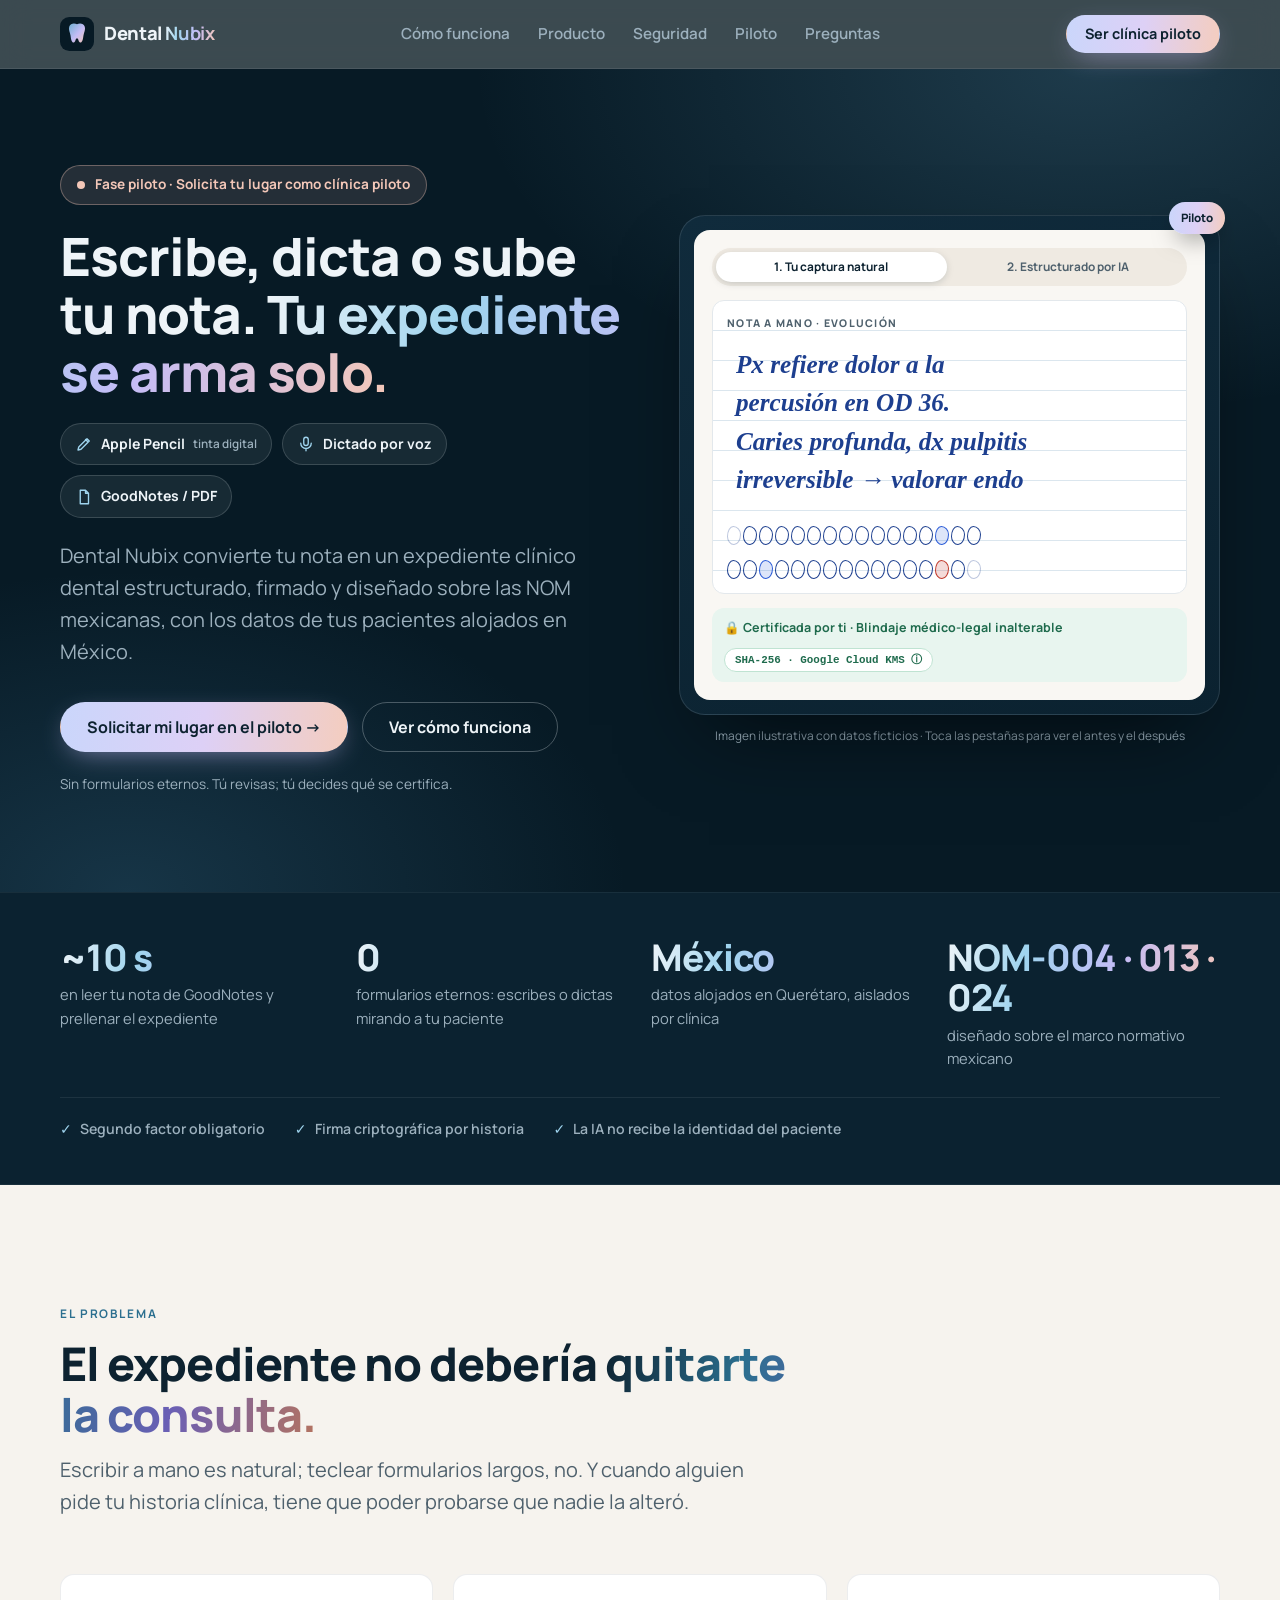
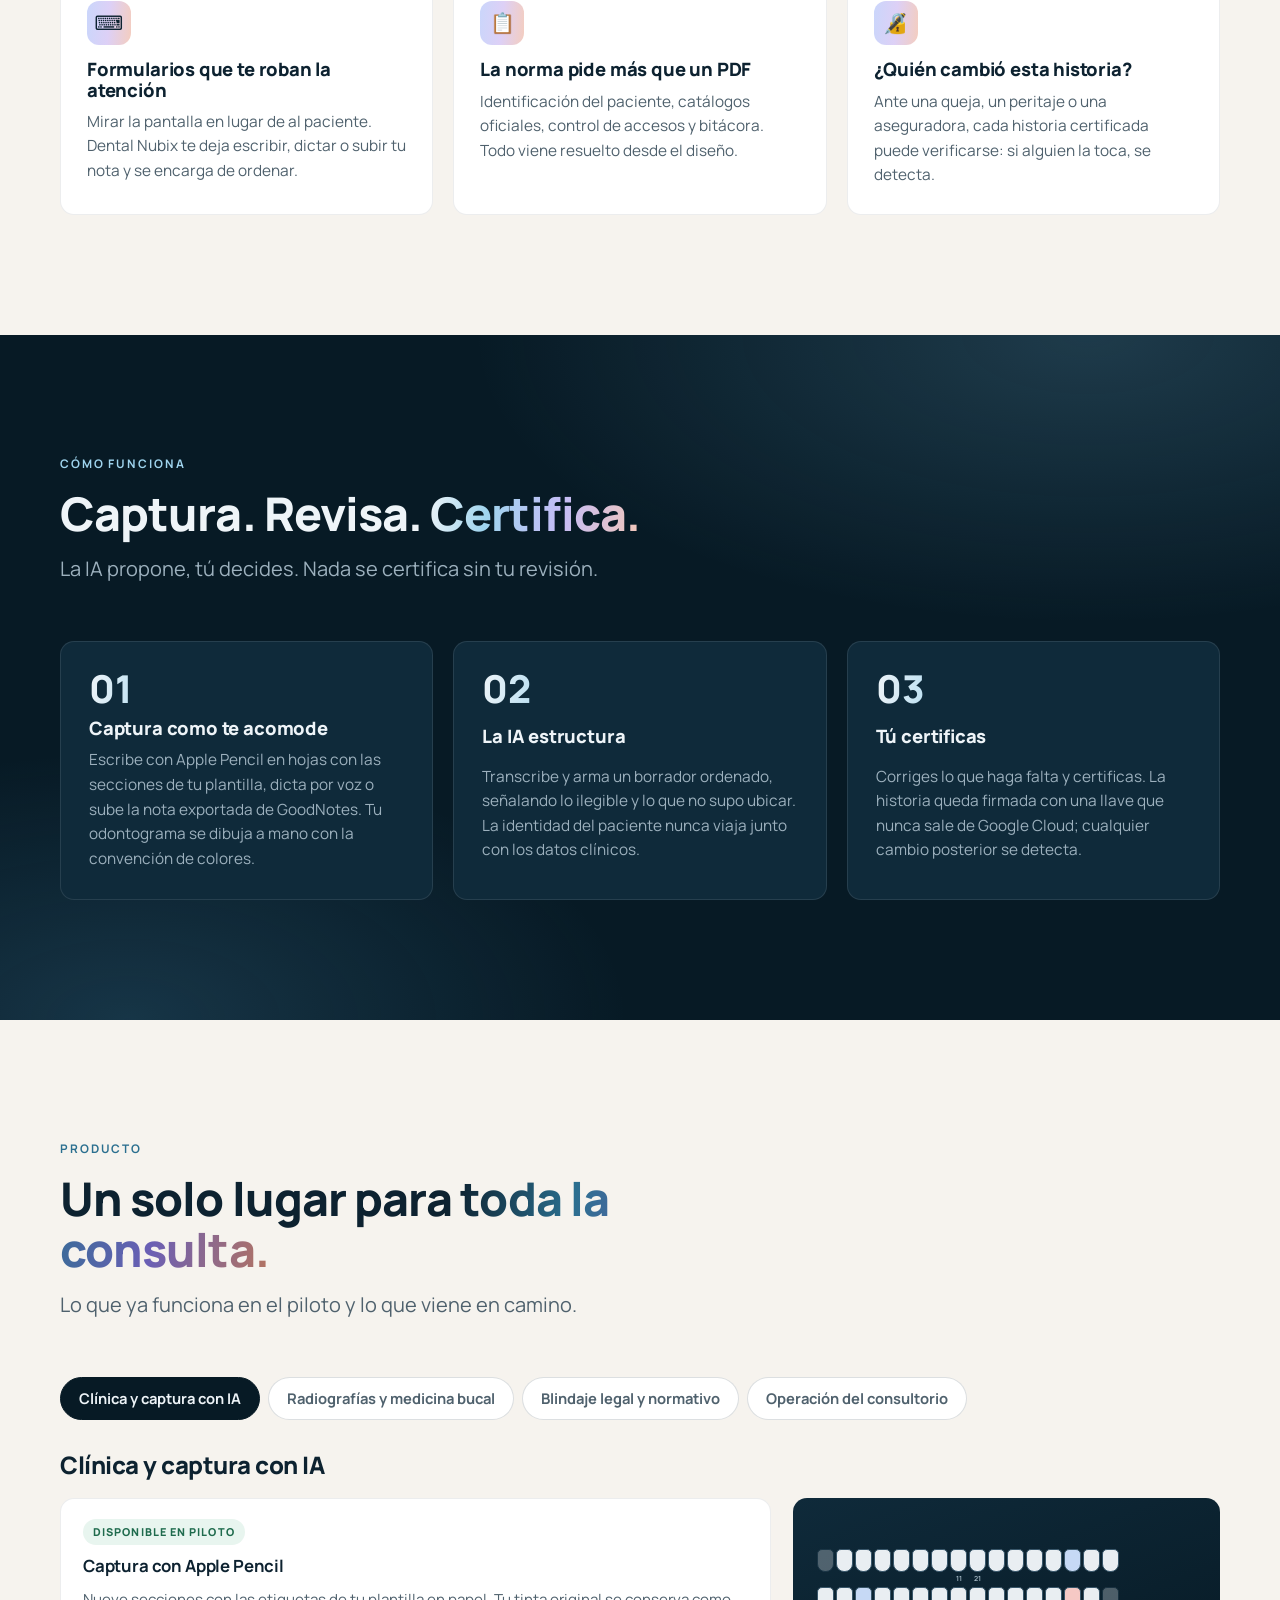
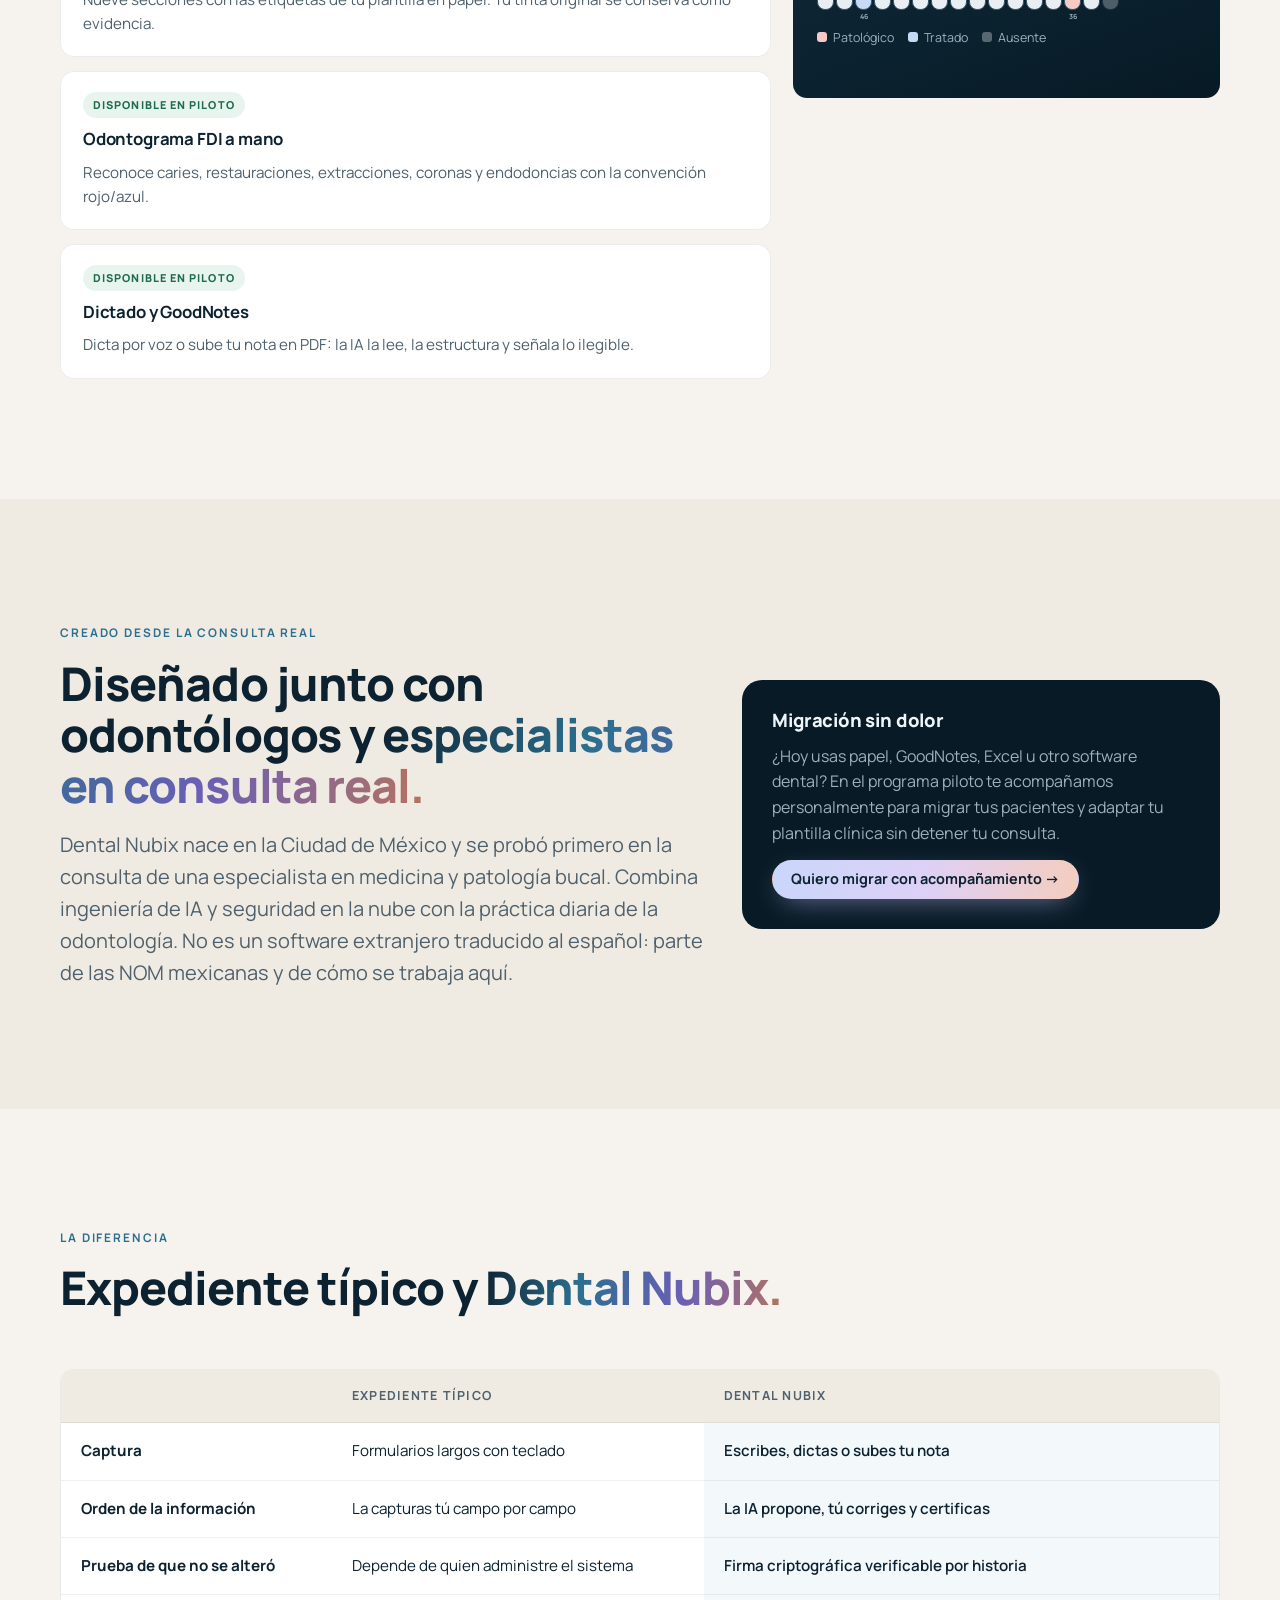
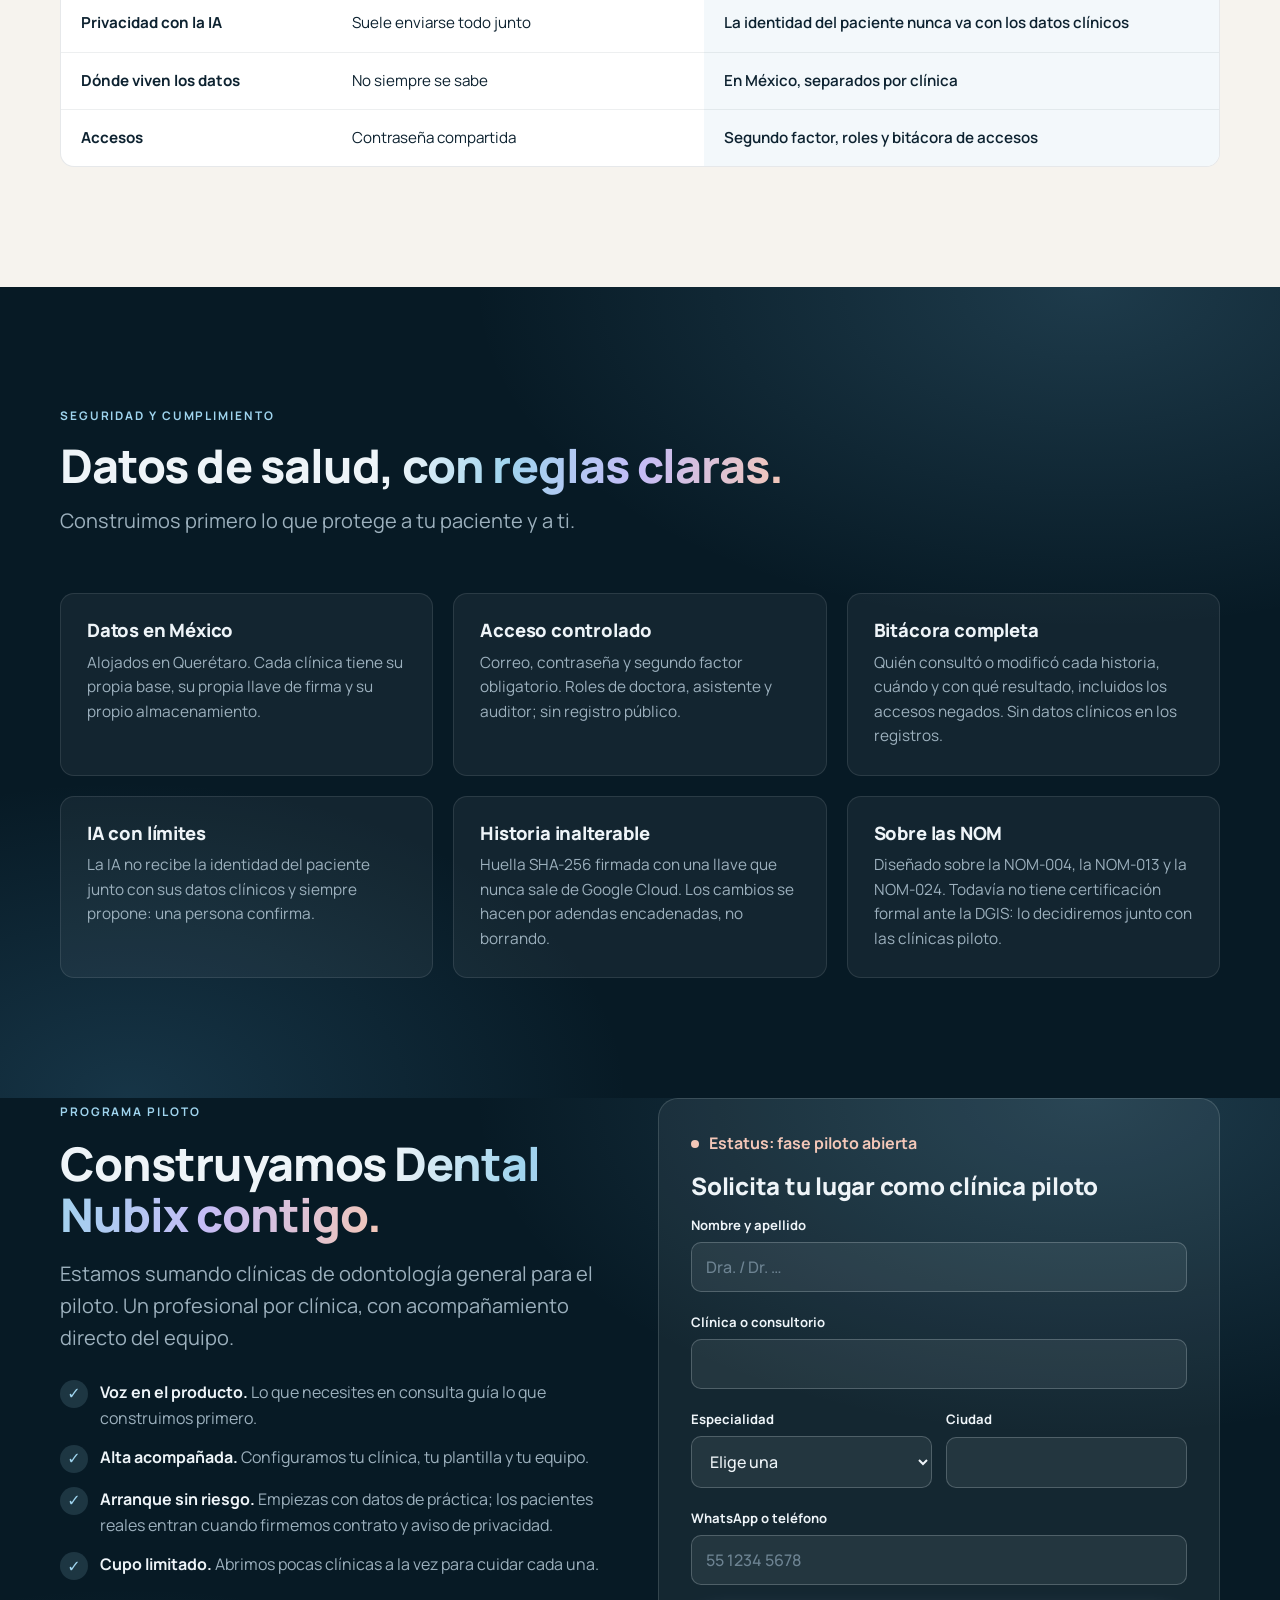
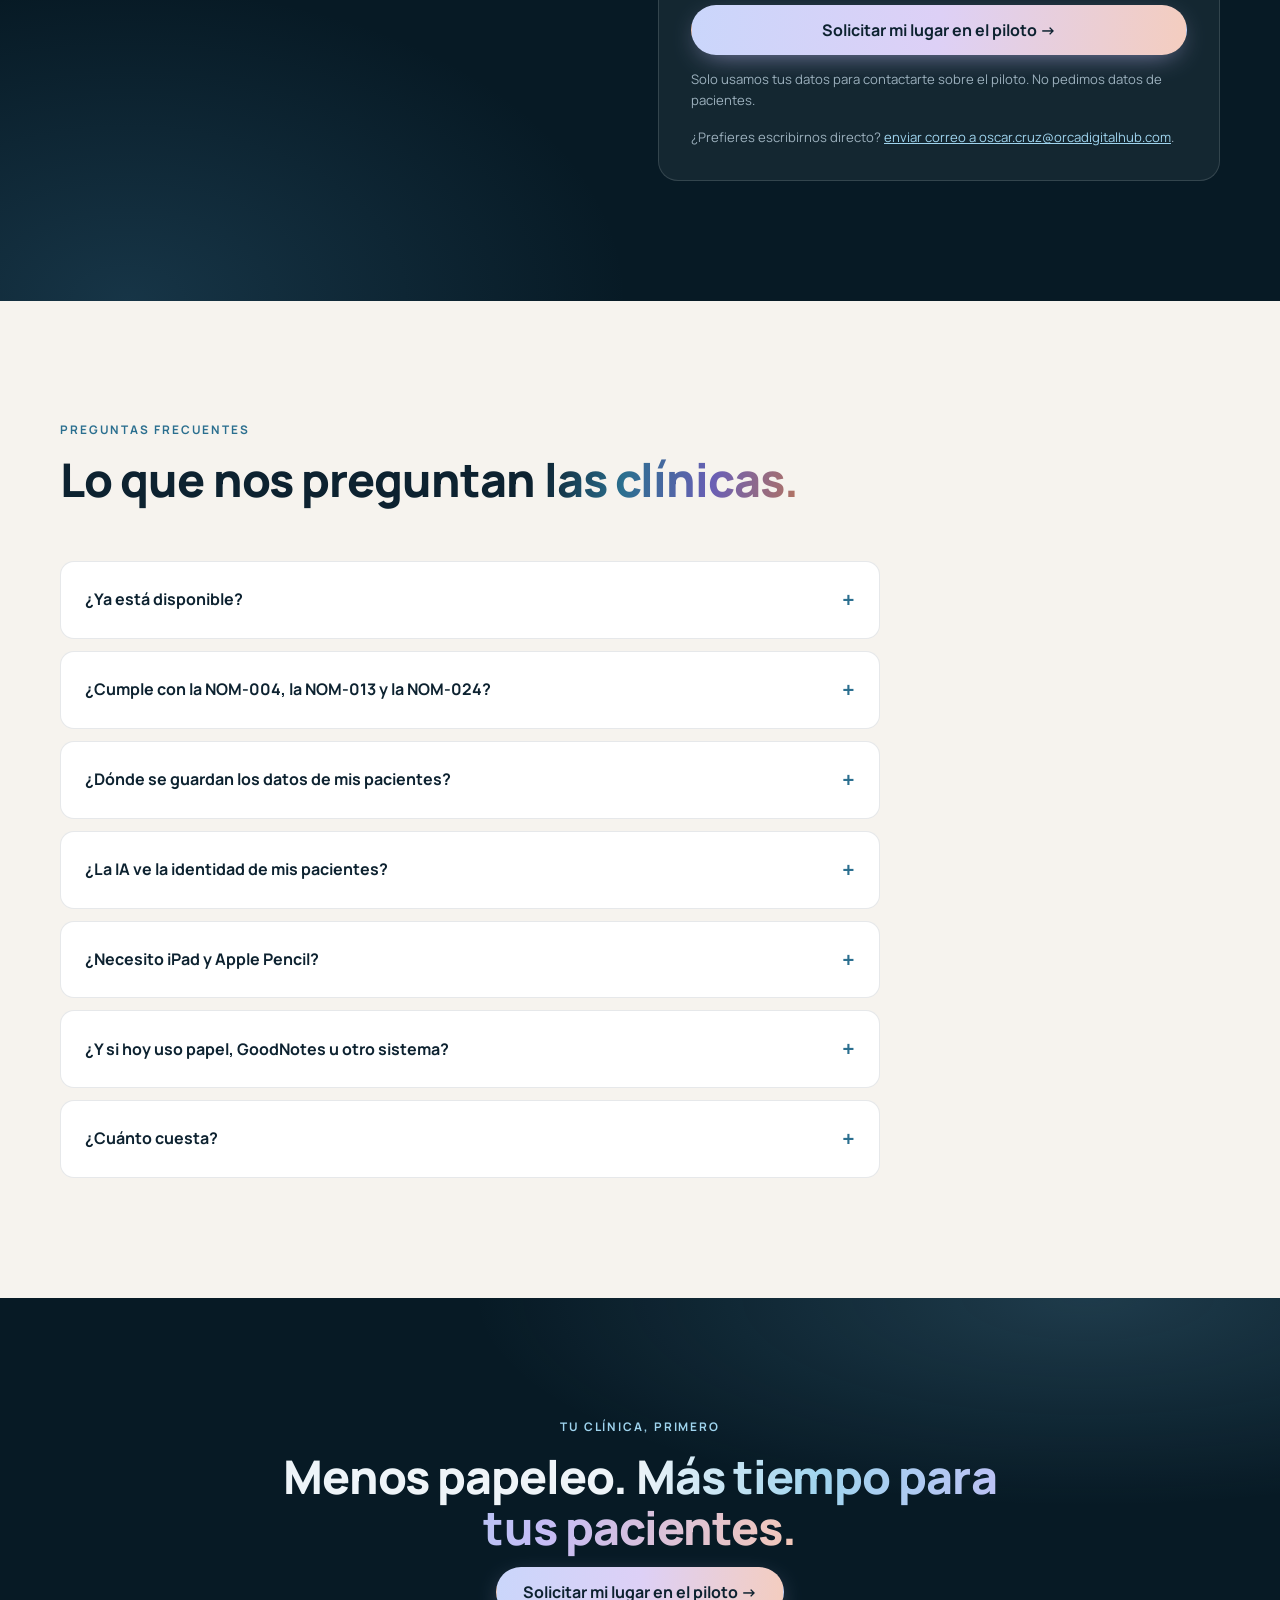
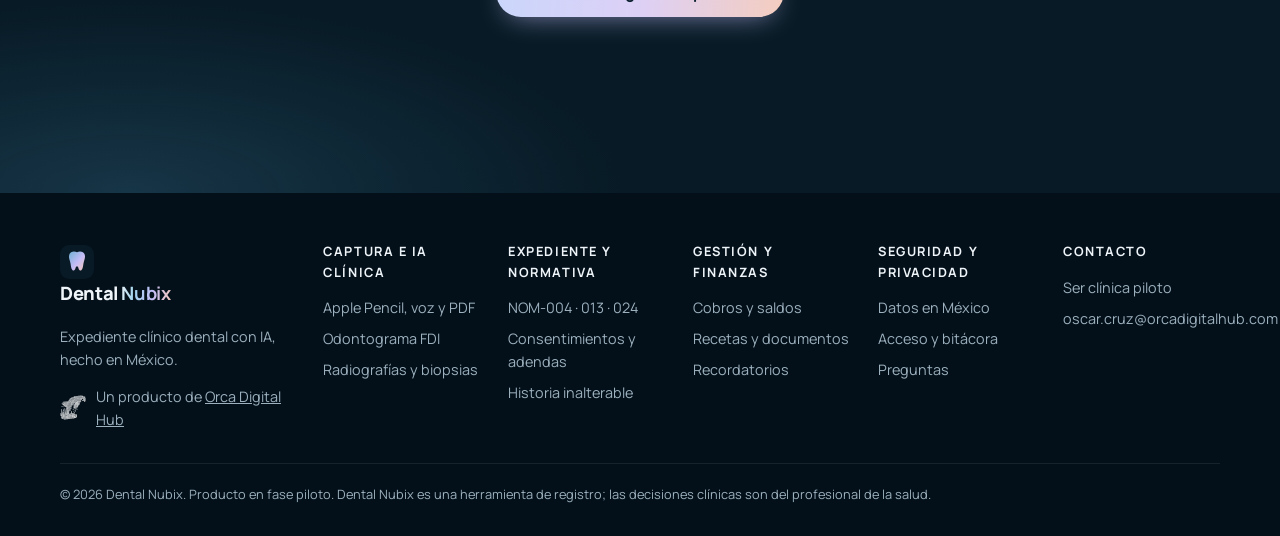
<file: index.html>
<!doctype html>
<html lang="es-MX">
<head>
<meta charset="utf-8">
<meta name="viewport" content="width=device-width,initial-scale=1">
<title>Dental Nubix · Expediente clínico dental con IA y Apple Pencil</title>
<meta name="description" content="Escribe con Apple Pencil, dicta o sube tu nota y Dental Nubix arma tu expediente clínico dental: IA que estructura, firma criptográfica y datos en México. Fase piloto: solicita tu lugar como clínica piloto.">
<link rel="canonical" href="https://dentalnubix.com/">
<link rel="alternate" hreflang="es-MX" href="https://dentalnubix.com/">
<link rel="alternate" hreflang="x-default" href="https://dentalnubix.com/">
<meta name="robots" content="index,follow,max-image-preview:large">
<meta name="theme-color" content="#071a25">
<link rel="icon" href="/favicon.svg" type="image/svg+xml">
<link rel="apple-touch-icon" href="/assets/img/apple-touch-icon.png">
<link rel="preload" href="/assets/fonts/Manrope.woff2" as="font" type="font/woff2" crossorigin>
<link rel="stylesheet" href="/assets/styles.css">
<script>document.documentElement.classList.add("js")</script>
<meta property="og:type" content="website">
<meta property="og:locale" content="es_MX">
<meta property="og:site_name" content="Dental Nubix">
<meta property="og:title" content="Dental Nubix · Escribe a mano. Tu expediente se arma solo.">
<meta property="og:description" content="Expediente clínico dental con Apple Pencil, IA y firma criptográfica. Datos en México. Fase piloto: contáctanos para sumar tu clínica.">
<meta property="og:url" content="https://dentalnubix.com/">
<meta property="og:image" content="https://dentalnubix.com/assets/img/og.png">
<meta property="og:image:width" content="1200"><meta property="og:image:height" content="630">
<meta property="og:image:alt" content="Dental Nubix: expediente clínico dental con IA y Apple Pencil">
<meta name="twitter:card" content="summary_large_image">
<meta name="twitter:title" content="Dental Nubix · Expediente clínico dental con IA">
<meta name="twitter:description" content="Escribe a mano, la IA estructura, tú certificas. Fase piloto abierta para clínicas dentales en México.">
<meta name="twitter:image" content="https://dentalnubix.com/assets/img/og.png">
<script type="application/ld+json">
{"@context":"https://schema.org","@graph":[
{"@type":"Organization","@id":"https://dentalnubix.com/#org","name":"Dental Nubix","url":"https://dentalnubix.com/","logo":"https://dentalnubix.com/assets/img/logo.svg","parentOrganization":{"@type":"Organization","name":"Orca Digital Hub"},"email":"oscar.cruz@orcadigitalhub.com","areaServed":"MX"},
{"@type":"WebSite","@id":"https://dentalnubix.com/#web","url":"https://dentalnubix.com/","name":"Dental Nubix","inLanguage":"es-MX","publisher":{"@id":"https://dentalnubix.com/#org"}},
{"@type":"SoftwareApplication","name":"Dental Nubix","applicationCategory":"HealthApplication","applicationSubCategory":"Expediente clínico electrónico para odontología","operatingSystem":"iPadOS, Web","inLanguage":"es-MX","description":"Expediente clínico electrónico para clínicas dentales en México con captura con Apple Pencil, dictado por voz o importación de GoodNotes/PDF, IA que estructura la historia, firma criptográfica y datos alojados en México. En fase piloto.","featureList":["Captura con Apple Pencil","Dictado por voz","Importación de GoodNotes y PDF","Odontograma FDI a mano","Radiografías como evidencia certificada","Consentimiento informado con firma","Adendas encadenadas","Cobros con abonos"],"url":"https://dentalnubix.com/","publisher":{"@id":"https://dentalnubix.com/#org"}},
{"@type":"FAQPage","mainEntity":[
{"@type":"Question","name":"¿Qué es Dental Nubix?","acceptedAnswer":{"@type":"Answer","text":"Es un expediente clínico electrónico para odontología. Escribes a mano con Apple Pencil, la IA propone un borrador estructurado, tú lo revisas y lo certificas con firma criptográfica."}},
{"@type":"Question","name":"¿Ya está disponible?","acceptedAnswer":{"@type":"Answer","text":"Está en fase piloto. Estamos sumando clínicas dentales piloto; contáctanos para incluir la tuya."}},
{"@type":"Question","name":"¿Cumple con la NOM-004, la NOM-013 y la NOM-024?","acceptedAnswer":{"@type":"Answer","text":"Se diseñó sobre los requisitos de la NOM-004-SSA3-2012, la NOM-013-SSA2-2015 y la NOM-024-SSA3-2012: ficha de identificación, catálogos oficiales, doble factor, roles, bitácora y documentos con integridad verificable. Aún no cuenta con certificación formal ante la DGIS."}},
{"@type":"Question","name":"¿Dónde se guardan los datos de mis pacientes?","acceptedAnswer":{"@type":"Answer","text":"En México. Cada clínica tiene su propia base de datos, su propia llave de firma y su propio almacenamiento, separados de los demás."}},
{"@type":"Question","name":"¿La IA ve la identidad de mis pacientes?","acceptedAnswer":{"@type":"Answer","text":"No. La IA nunca recibe la identidad del paciente junto con sus datos clínicos, y lo que propone lo confirma siempre una persona."}},
{"@type":"Question","name":"¿Necesito iPad y Apple Pencil?","acceptedAnswer":{"@type":"Answer","text":"No. Funciona mejor con iPad y Apple Pencil, pero también puedes dictar por voz, capturar con teclado o subir tu nota de GoodNotes en PDF."}},
{"@type":"Question","name":"¿Y si hoy uso papel, GoodNotes u otro sistema?","acceptedAnswer":{"@type":"Answer","text":"En el programa piloto te acompañamos para migrar tus pacientes y adaptar tu plantilla clínica sin detener tu consulta."}},
{"@type":"Question","name":"¿Cuánto cuesta?","acceptedAnswer":{"@type":"Answer","text":"Durante el piloto definimos las condiciones junto con las clínicas participantes. Escríbenos y te contamos."}}
]}]}
</script>
</head>
<body>
<a class="skip" href="#contenido">Saltar al contenido</a>

<header class="top">
  <div class="wrap bar">
    <a class="brand" href="/" aria-label="Dental Nubix, inicio"><img src="/assets/img/logo.svg" width="34" height="34" alt=""><span>Dental <b>Nubix</b></span></a>
    <nav class="main" aria-label="Principal">
      <a href="#como-funciona">Cómo funciona</a>
      <a href="#producto">Producto</a>
      <a href="#seguridad">Seguridad</a>
      <a href="#piloto">Piloto</a>
      <a href="#faq">Preguntas</a>
    </nav>
    <a class="btn btn-pill btn-sm" href="#piloto">Ser clínica piloto</a>
  </div>
</header>

<main id="contenido">

<section class="ocean hero">
  <div class="wrap hero-grid">
    <div>
      <a class="pilot-chip" href="#piloto"><span class="pulse"></span>Fase piloto · Solicita tu lugar como clínica piloto</a>
      <h1 class="two">Escribe, dicta o sube tu nota. <b>Tu expediente se arma solo.</b></h1>
      <ul class="modes" aria-label="Formas de captura">
        <li><svg viewBox="0 0 24 24" aria-hidden="true"><path d="M4 20l4-1 11-11-3-3L5 16l-1 4zM14 6l3 3"/></svg>Apple Pencil <small>tinta digital</small></li>
        <li><svg viewBox="0 0 24 24" aria-hidden="true"><rect x="9" y="3" width="6" height="11" rx="3"/><path d="M5 11a7 7 0 0014 0M12 18v3"/></svg>Dictado por voz</li>
        <li><svg viewBox="0 0 24 24" aria-hidden="true"><path d="M7 3h7l4 4v14H7zM14 3v4h4"/></svg>GoodNotes / PDF</li>
      </ul>
      <p class="lead">Dental Nubix convierte tu nota en un expediente clínico dental estructurado, firmado y diseñado sobre las NOM mexicanas, con los datos de tus pacientes alojados en México.</p>
      <div class="cta-row">
        <a class="btn btn-pill" href="#piloto">Solicitar mi lugar en el piloto →</a>
        <a class="btn btn-ghost" href="#como-funciona">Ver cómo funciona</a>
      </div>
      <p class="hero-note">Sin formularios eternos. Tú revisas; tú decides qué se certifica.</p>
    </div>

    <div class="hero-vis">
      <div class="mock" data-demo>
        <span class="float-badge">Piloto</span>
        <div class="mock-inner">
          <div class="mock-bar">
            <div class="mtabs" role="tablist" aria-label="Antes y después">
              <button role="tab" id="d-t1" aria-controls="d-p1" aria-selected="true" type="button">1. Tu captura natural</button>
              <button role="tab" id="d-t2" aria-controls="d-p2" aria-selected="false" tabindex="-1" type="button">2. Estructurado por IA</button>
            </div>
          </div>

          <div class="dpanel" id="d-p1" role="tabpanel" aria-labelledby="d-t1">
            <div class="paper-note">
              <small>Nota a mano · Evolución</small>
              <svg viewBox="0 0 300 120" class="hand" role="img" aria-label="Nota manuscrita: Px refiere dolor a la percusión en OD 36, caries profunda, valorar endodoncia">
                <text x="6" y="22">Px refiere dolor a la</text>
                <text x="6" y="48">percusión en OD 36.</text>
                <text x="6" y="74">Caries profunda, dx pulpitis</text>
                <text x="6" y="100">irreversible → valorar endo</text>
              </svg>
              <div class="odo" data-odo="hand" aria-hidden="true"></div>
            </div>
          </div>

          <div class="dpanel" id="d-p2" role="tabpanel" aria-labelledby="d-t2" hidden>
            <div class="struct2">
              <small>Borrador estructurado · listo para revisar</small>
              <label class="cap"><span>Motivo</span><input type="text" value="Dolor a la percusión" aria-label="Motivo de consulta"></label>
              <label class="cap"><span>Órgano dentario</span><input type="text" value="36 (FDI) · Caries profunda" aria-label="Órgano dentario"></label>
              <label class="cap"><span>Plan</span><input type="text" value="Endodoncia" aria-label="Plan de tratamiento"></label>
              <p class="warn" role="note"><span aria-hidden="true">⚠️</span> 1 término por confirmar por la doctora</p>
              <div class="odo" data-odo="vec" aria-hidden="true"></div>
            </div>
          </div>

          <div class="signed">
            <span>🔒 Certificada por ti · Blindaje médico-legal inalterable</span>
            <span class="tip">
              <button type="button" class="tbadge" aria-describedby="tip1">SHA-256 · Google Cloud KMS <span aria-hidden="true">ⓘ</span></button>
              <span class="tipbox" id="tip1" role="tooltip">Es la huella digital de la historia, firmada con una llave que nunca sale de Google Cloud. Si alguien la altera después, se detecta.</span>
            </span>
          </div>
        </div>
      </div>
      <p class="fake">Imagen ilustrativa con datos ficticios · Toca las pestañas para ver el antes y el después</p>
    </div>
  </div>
</section>

<section class="impact" aria-label="Datos clave">
  <div class="wrap">
    <ul class="stats">
      <li><b>~10 s</b><span>en leer tu nota de GoodNotes y prellenar el expediente</span></li>
      <li><b>0</b><span>formularios eternos: escribes o dictas mirando a tu paciente</span></li>
      <li><b>México</b><span>datos alojados en Querétaro, aislados por clínica</span></li>
      <li><b>NOM-004 · 013 · 024</b><span>diseñado sobre el marco normativo mexicano</span></li>
    </ul>
    <ul class="guards">
      <li>Segundo factor obligatorio</li>
      <li>Firma criptográfica por historia</li>
      <li>La IA no recibe la identidad del paciente</li>
    </ul>
  </div>
</section>

<section id="problema">
  <div class="wrap">
    <div class="head rv"><span class="eyebrow">El problema</span><h2 class="two">El expediente no debería <b>quitarte la consulta.</b></h2><p class="lead">Escribir a mano es natural; teclear formularios largos, no. Y cuando alguien pide tu historia clínica, tiene que poder probarse que nadie la alteró.</p></div>
    <div class="grid g3">
      <article class="card rv"><div class="ico" aria-hidden="true">⌨️</div><h3>Formularios que te roban la atención</h3><p>Mirar la pantalla en lugar de al paciente. Dental Nubix te deja escribir, dictar o subir tu nota y se encarga de ordenar.</p></article>
      <article class="card rv"><div class="ico" aria-hidden="true">📋</div><h3>La norma pide más que un PDF</h3><p>Identificación del paciente, catálogos oficiales, control de accesos y bitácora. Todo viene resuelto desde el diseño.</p></article>
      <article class="card rv"><div class="ico" aria-hidden="true">🔏</div><h3>¿Quién cambió esta historia?</h3><p>Ante una queja, un peritaje o una aseguradora, cada historia certificada puede verificarse: si alguien la toca, se detecta.</p></article>
    </div>
  </div>
</section>

<section class="ocean" id="como-funciona">
  <div class="wrap">
    <div class="head rv"><span class="eyebrow">Cómo funciona</span><h2 class="two">Captura. Revisa. <b>Certifica.</b></h2><p class="lead">La IA propone, tú decides. Nada se certifica sin tu revisión.</p></div>
    <div class="steps">
      <div class="step rv"><h3>Captura como te acomode</h3><p>Escribe con Apple Pencil en hojas con las secciones de tu plantilla, dicta por voz o sube la nota exportada de GoodNotes. Tu odontograma se dibuja a mano con la convención de colores.</p></div>
      <div class="step rv"><h3>La IA estructura</h3><p>Transcribe y arma un borrador ordenado, señalando lo ilegible y lo que no supo ubicar. La identidad del paciente nunca viaja junto con los datos clínicos.</p></div>
      <div class="step rv"><h3>Tú certificas</h3><p>Corriges lo que haga falta y certificas. La historia queda firmada con una llave que nunca sale de Google Cloud; cualquier cambio posterior se detecta.</p></div>
    </div>
  </div>
</section>

<section id="producto">
  <div class="wrap">
    <div class="head rv"><span class="eyebrow">Producto</span><h2 class="two">Un solo lugar para <b>toda la consulta.</b></h2><p class="lead">Lo que ya funciona en el piloto y lo que viene en camino.</p></div>

    <div class="ptabs" role="tablist" aria-label="Módulos del producto">
      <button role="tab" id="p-t1" aria-controls="p-p1" aria-selected="true" type="button">Clínica y captura con IA</button>
      <button role="tab" id="p-t2" aria-controls="p-p2" aria-selected="false" tabindex="-1" type="button">Radiografías y medicina bucal</button>
      <button role="tab" id="p-t3" aria-controls="p-p3" aria-selected="false" tabindex="-1" type="button">Blindaje legal y normativo</button>
      <button role="tab" id="p-t4" aria-controls="p-p4" aria-selected="false" tabindex="-1" type="button">Operación del consultorio</button>
    </div>

    <div class="ppanel" id="p-p1" role="tabpanel" aria-labelledby="p-t1">
      <h3 class="ptitle">Clínica y captura con IA</h3>
      <div class="pgrid">
        <div class="plist">
          <article class="item"><span class="tag">Disponible en piloto</span><h4>Captura con Apple Pencil</h4><p>Nueve secciones con las etiquetas de tu plantilla en papel. Tu tinta original se conserva como evidencia.</p></article>
          <article class="item"><span class="tag">Disponible en piloto</span><h4>Odontograma FDI a mano</h4><p>Reconoce caries, restauraciones, extracciones, coronas y endodoncias con la convención rojo/azul.</p></article>
          <article class="item"><span class="tag">Disponible en piloto</span><h4>Dictado y GoodNotes</h4><p>Dicta por voz o sube tu nota en PDF: la IA la lee, la estructura y señala lo ilegible.</p></article>
        </div>
        <div class="viz" aria-hidden="true"><div class="odo" data-odo="vec"></div><ul class="legend"><li><i class="r"></i>Patológico</li><li><i class="b"></i>Tratado</li><li><i class="x"></i>Ausente</li></ul></div>
      </div>
    </div>

    <div class="ppanel" id="p-p2" role="tabpanel" aria-labelledby="p-t2">
      <h3 class="ptitle">Radiografías y medicina bucal <em>Nuestro diferenciador</em></h3>
      <div class="pgrid">
        <div class="plist">
          <article class="item"><span class="tag">Disponible en piloto</span><h4>Radiografías como evidencia certificada</h4><p>Sube panorámicas, periapicales o tomografías a la historia y certifica su huella: una imagen alterada se detecta.</p></article>
          <article class="item"><span class="tag soon">En camino</span><h4>Seguimiento de biopsias</h4><p>De la sospecha clínica al resultado histopatológico y al diagnóstico definitivo, sin perder el hilo del caso.</p></article>
        </div>
        <div class="viz" aria-hidden="true">
          <div class="xray"><span>Panorámica</span><b>✓ Huella verificada</b></div>
          <ol class="flow"><li class="on">Sospecha</li><li class="on">Biopsia enviada</li><li>Resultado</li><li>Diagnóstico definitivo</li></ol>
        </div>
      </div>
    </div>

    <div class="ppanel" id="p-p3" role="tabpanel" aria-labelledby="p-t3">
      <h3 class="ptitle">Blindaje legal y normativo</h3>
      <div class="pgrid">
        <div class="plist">
          <article class="item"><span class="tag">Disponible en piloto</span><h4>Ficha según NOM-024</h4><p>CURP validada, catálogos de INEGI y RENAPO, y folio generado por el sistema.</p></article>
          <article class="item"><span class="tag">Disponible en piloto</span><h4>Consentimiento informado firmado</h4><p>Antes del procedimiento, con firma del paciente y de un testigo en la pantalla, dentro de la huella certificada.</p></article>
          <article class="item"><span class="tag">Disponible en piloto</span><h4>Adendas encadenadas</h4><p>Las correcciones no borran: se agregan como adendas ligadas a la anterior y verificables.</p></article>
        </div>
        <div class="viz" aria-hidden="true">
          <ol class="chain"><li><b>Historia</b><code>a41f…09</code></li><li><b>Adenda 1</b><code>7c2e…d3</code></li><li><b>Adenda 2</b><code>e90b…51</code></li></ol>
        </div>
      </div>
    </div>

    <div class="ppanel" id="p-p4" role="tabpanel" aria-labelledby="p-t4">
      <h3 class="ptitle">Operación del consultorio</h3>
      <div class="pgrid">
        <div class="plist">
          <article class="item"><span class="tag">Disponible en piloto</span><h4>Cobros con abonos</h4><p>Efectivo, tarjeta de débito o crédito y transferencia; saldos por cobrar y recibo no fiscal en un panel solo para ti.</p></article>
          <article class="item"><span class="tag soon">En camino</span><h4>Recetas con alerta de alergias</h4><p>Receta con los requisitos legales y alerta tomada de los antecedentes del paciente.</p></article>
          <article class="item"><span class="tag soon">En camino</span><h4>Paquete en inglés para aseguradoras</h4><p>Reporte clínico, códigos y recibo detallado para pacientes internacionales.</p></article>
          <article class="item"><span class="tag soon">En camino</span><h4>Recordatorios por WhatsApp</h4><p>Avisos de cita y de control sin datos clínicos en el mensaje.</p></article>
        </div>
        <div class="viz" aria-hidden="true">
          <ul class="ledger"><li><span>Endodoncia · abono 1</span><b>$1,500</b></li><li><span>Endodoncia · abono 2</span><b>$1,500</b></li><li class="due"><span>Saldo por cobrar</span><b>$1,000</b></li></ul>
          <p class="fakes">Ejemplo con datos ficticios</p>
        </div>
      </div>
    </div>
  </div>
</section>

<section class="paper-2" id="origen">
  <div class="wrap origin">
    <div class="rv">
      <span class="eyebrow">Creado desde la consulta real</span>
      <h2 class="two" style="margin:14px 0 18px">Diseñado junto con odontólogos y <b>especialistas en consulta real.</b></h2>
      <p class="lead">Dental Nubix nace en la Ciudad de México y se probó primero en la consulta de una especialista en medicina y patología bucal. Combina ingeniería de IA y seguridad en la nube con la práctica diaria de la odontología. No es un software extranjero traducido al español: parte de las NOM mexicanas y de cómo se trabaja aquí.</p>
    </div>
    <aside class="migrate rv">
      <h3>Migración sin dolor</h3>
      <p>¿Hoy usas papel, GoodNotes, Excel u otro software dental? En el programa piloto te acompañamos personalmente para migrar tus pacientes y adaptar tu plantilla clínica sin detener tu consulta.</p>
      <a class="btn btn-pill btn-sm" href="#piloto">Quiero migrar con acompañamiento →</a>
    </aside>
  </div>
</section>

<section id="comparativa">
  <div class="wrap">
    <div class="head rv"><span class="eyebrow">La diferencia</span><h2 class="two">Expediente típico y <b>Dental Nubix.</b></h2></div>
    <div class="scroll rv"><table class="table">
      <thead><tr><th scope="col"></th><th scope="col">Expediente típico</th><th scope="col">Dental Nubix</th></tr></thead>
      <tbody>
        <tr><td>Captura</td><td>Formularios largos con teclado</td><td>Escribes, dictas o subes tu nota</td></tr>
        <tr><td>Orden de la información</td><td>La capturas tú campo por campo</td><td>La IA propone, tú corriges y certificas</td></tr>
        <tr><td>Prueba de que no se alteró</td><td>Depende de quien administre el sistema</td><td>Firma criptográfica verificable por historia</td></tr>
        <tr><td>Privacidad con la IA</td><td>Suele enviarse todo junto</td><td>La identidad del paciente nunca va con los datos clínicos</td></tr>
        <tr><td>Dónde viven los datos</td><td>No siempre se sabe</td><td>En México, separados por clínica</td></tr>
        <tr><td>Accesos</td><td>Contraseña compartida</td><td>Segundo factor, roles y bitácora de accesos</td></tr>
      </tbody>
    </table></div>
  </div>
</section>

<section class="ocean" id="seguridad">
  <div class="wrap">
    <div class="head rv"><span class="eyebrow">Seguridad y cumplimiento</span><h2 class="two">Datos de salud, <b>con reglas claras.</b></h2><p class="lead">Construimos primero lo que protege a tu paciente y a ti.</p></div>
    <div class="grid g3">
      <article class="card rv"><h3>Datos en México</h3><p>Alojados en Querétaro. Cada clínica tiene su propia base, su propia llave de firma y su propio almacenamiento.</p></article>
      <article class="card rv"><h3>Acceso controlado</h3><p>Correo, contraseña y segundo factor obligatorio. Roles de doctora, asistente y auditor; sin registro público.</p></article>
      <article class="card rv"><h3>Bitácora completa</h3><p>Quién consultó o modificó cada historia, cuándo y con qué resultado, incluidos los accesos negados. Sin datos clínicos en los registros.</p></article>
      <article class="card rv"><h3>IA con límites</h3><p>La IA no recibe la identidad del paciente junto con sus datos clínicos y siempre propone: una persona confirma.</p></article>
      <article class="card rv"><h3>Historia inalterable</h3><p>Huella SHA-256 firmada con una llave que nunca sale de Google Cloud. Los cambios se hacen por adendas encadenadas, no borrando.</p></article>
      <article class="card rv"><h3>Sobre las NOM</h3><p>Diseñado sobre la NOM-004, la NOM-013 y la NOM-024. Todavía no tiene certificación formal ante la DGIS: lo decidiremos junto con las clínicas piloto.</p></article>
    </div>
  </div>
</section>

<section class="ocean" id="piloto" style="padding-top:0">
  <div class="wrap pilot">
    <div class="rv">
      <span class="eyebrow">Programa piloto</span>
      <h2 class="two" style="margin:14px 0 18px">Construyamos <b>Dental Nubix contigo.</b></h2>
      <p class="lead" style="margin-bottom:26px">Estamos sumando clínicas de odontología general para el piloto. Un profesional por clínica, con acompañamiento directo del equipo.</p>
      <ul class="perks">
        <li><span><b>Voz en el producto.</b> Lo que necesites en consulta guía lo que construimos primero.</span></li>
        <li><span><b>Alta acompañada.</b> Configuramos tu clínica, tu plantilla y tu equipo.</span></li>
        <li><span><b>Arranque sin riesgo.</b> Empiezas con datos de práctica; los pacientes reales entran cuando firmemos contrato y aviso de privacidad.</span></li>
        <li><span><b>Cupo limitado.</b> Abrimos pocas clínicas a la vez para cuidar cada una.</span></li>
      </ul>
    </div>

    <div class="panel rv">
      <div class="status"><span class="pulse"></span>Estatus: fase piloto abierta</div>
      <h3 style="font-size:1.5rem">Solicita tu lugar como clínica piloto</h3>
      <form id="pilot-form" novalidate data-endpoint="" data-whatsapp="" data-email="oscar.cruz@orcadigitalhub.com" aria-describedby="form-help">
        <div class="f">
          <label for="f-nombre">Nombre y apellido</label>
          <input id="f-nombre" name="nombre" type="text" autocomplete="name" placeholder="Dra. / Dr. …" required aria-describedby="e-nombre">
          <span class="err" id="e-nombre" role="alert"></span>
        </div>
        <div class="f">
          <label for="f-clinica">Clínica o consultorio</label>
          <input id="f-clinica" name="clinica" type="text" autocomplete="organization" required aria-describedby="e-clinica">
          <span class="err" id="e-clinica" role="alert"></span>
        </div>
        <div class="f2">
          <div class="f">
            <label for="f-esp">Especialidad</label>
            <select id="f-esp" name="especialidad" required aria-describedby="e-esp">
              <option value="">Elige una</option>
              <option>Odontología general</option><option>Endodoncia</option><option>Patología / Medicina bucal</option><option>Ortodoncia</option><option>Rehabilitación</option><option>Clínica multidisciplinaria</option><option>Otra</option>
            </select>
            <span class="err" id="e-esp" role="alert"></span>
          </div>
          <div class="f">
            <label for="f-ciudad">Ciudad</label>
            <input id="f-ciudad" name="ciudad" type="text" autocomplete="address-level2" required aria-describedby="e-ciudad">
            <span class="err" id="e-ciudad" role="alert"></span>
          </div>
        </div>
        <div class="f">
          <label for="f-tel">WhatsApp o teléfono</label>
          <input id="f-tel" name="telefono" type="tel" autocomplete="tel" inputmode="tel" placeholder="55 1234 5678" required aria-describedby="e-tel">
          <span class="err" id="e-tel" role="alert"></span>
        </div>
        <div class="hp" aria-hidden="true"><label>No llenes este campo<input name="web" type="text" tabindex="-1" autocomplete="off"></label></div>
        <button class="btn btn-pill" type="submit">Solicitar mi lugar en el piloto →</button>
        <p class="small" id="form-help">Solo usamos tus datos para contactarte sobre el piloto. No pedimos datos de pacientes.</p>
      </form>

      <div id="form-done" class="done" hidden tabindex="-1" aria-live="polite">
        <h3>Tu solicitud está lista</h3>
        <p id="done-msg"></p>
        <div class="done-actions">
          <a class="btn btn-pill btn-sm" id="done-wa" href="#" rel="noopener" target="_blank" hidden>Enviar por WhatsApp</a>
          <a class="btn btn-ghost btn-sm" id="done-mail" href="#">Enviar por correo</a>
          <button class="btn btn-ghost btn-sm" id="done-copy" type="button">Copiar datos</button>
        </div>
        <p class="small" id="copy-ok" role="status"></p>
      </div>

      <p class="small alt">¿Prefieres escribirnos directo? <a id="alt-wa" href="#" hidden target="_blank" rel="noopener">Hablar por WhatsApp</a><span id="alt-sep" hidden> o </span><a href="mailto:oscar.cruz@orcadigitalhub.com">enviar correo a oscar.cruz@orcadigitalhub.com</a>.</p>
    </div>
  </div>
</section>

<section id="faq">
  <div class="wrap">
    <div class="head rv"><span class="eyebrow">Preguntas frecuentes</span><h2 class="two">Lo que nos preguntan <b>las clínicas.</b></h2></div>
    <div class="faq rv">
      <details><summary>¿Ya está disponible?</summary><p>Está en fase piloto. Estamos sumando clínicas dentales piloto; solicita tu lugar con el formulario.</p></details>
      <details><summary>¿Cumple con la NOM-004, la NOM-013 y la NOM-024?</summary><p>Se diseñó sobre los requisitos de la NOM-004-SSA3-2012, la NOM-013-SSA2-2015 y la NOM-024-SSA3-2012: ficha de identificación, catálogos oficiales, doble factor, roles, bitácora y documentos con integridad verificable. Aún no cuenta con certificación formal ante la DGIS.</p></details>
      <details><summary>¿Dónde se guardan los datos de mis pacientes?</summary><p>En México. Cada clínica tiene su propia base de datos, su propia llave de firma y su propio almacenamiento, separados de los demás.</p></details>
      <details><summary>¿La IA ve la identidad de mis pacientes?</summary><p>No. La IA nunca recibe la identidad del paciente junto con sus datos clínicos, y lo que propone lo confirma siempre una persona.</p></details>
      <details><summary>¿Necesito iPad y Apple Pencil?</summary><p>No. Funciona mejor con iPad y Apple Pencil, pero también puedes dictar por voz, capturar con teclado o subir tu nota de GoodNotes en PDF.</p></details>
      <details><summary>¿Y si hoy uso papel, GoodNotes u otro sistema?</summary><p>En el programa piloto te acompañamos para migrar tus pacientes y adaptar tu plantilla clínica sin detener tu consulta.</p></details>
      <details><summary>¿Cuánto cuesta?</summary><p>Durante el piloto definimos las condiciones junto con las clínicas participantes. Escríbenos y te contamos.</p></details>
    </div>
  </div>
</section>

<section class="ocean final">
  <div class="wrap">
    <div class="head rv"><span class="eyebrow">Tu clínica, primero</span><h2 class="two">Menos papeleo. <b>Más tiempo para tus pacientes.</b></h2><a class="btn btn-pill" href="#piloto">Solicitar mi lugar en el piloto →</a></div>
  </div>
</section>
</main>

<footer>
  <div class="wrap">
    <div class="foot">
      <div class="fbrand">
        <a class="brand" href="/"><img src="/assets/img/logo.svg" width="34" height="34" alt=""><span>Dental <b>Nubix</b></span></a>
        <p style="margin-top:12px;max-width:34ch">Expediente clínico dental con IA, hecho en México.</p>
        <div class="orcaline"><img src="/assets/img/orca-blanco.svg" width="26" height="25" alt=""><span>Un producto de <a href="https://orcadigitalhub.com" rel="noopener" style="display:inline;text-decoration:underline">Orca Digital Hub</a></span></div>
      </div>
      <nav aria-label="Captura e IA clínica"><h4>Captura e IA clínica</h4><a href="#como-funciona">Apple Pencil, voz y PDF</a><a href="#producto">Odontograma FDI</a><a href="#producto">Radiografías y biopsias</a></nav>
      <nav aria-label="Expediente y normativa"><h4>Expediente y normativa</h4><a href="#seguridad">NOM-004 · 013 · 024</a><a href="#producto">Consentimientos y adendas</a><a href="#comparativa">Historia inalterable</a></nav>
      <nav aria-label="Gestión y finanzas"><h4>Gestión y finanzas</h4><a href="#producto">Cobros y saldos</a><a href="#producto">Recetas y documentos</a><a href="#producto">Recordatorios</a></nav>
      <nav aria-label="Seguridad y privacidad"><h4>Seguridad y privacidad</h4><a href="#seguridad">Datos en México</a><a href="#seguridad">Acceso y bitácora</a><a href="#faq">Preguntas</a></nav>
      <div><h4>Contacto</h4><a href="#piloto">Ser clínica piloto</a><a href="mailto:oscar.cruz@orcadigitalhub.com">oscar.cruz@orcadigitalhub.com</a></div>
    </div>
    <p class="legal">© <span id="y">2026</span> Dental Nubix. Producto en fase piloto. Dental Nubix es una herramienta de registro; las decisiones clínicas son del profesional de la salud.</p>
  </div>
</footer>

<script src="/assets/app.js" defer></script>
</body>
</html>
</file>
<file: assets/styles.css>
@font-face{font-family:"Manrope";src:url("fonts/Manrope.woff2") format("woff2");font-weight:200 800;font-display:swap}
:root{
  --ink:#071a25;--ink-2:#0b2230;--ink-3:#0f2a3a;--deep:#03101a;
  --foam:#eef4f8;--mist:#9cb0bd;
  --accent:#2b6f8f;--accent-mid:#4585ab;--accent-light:#6fb0d2;--glow:#9fd4ee;
  --lav:#c4bcf6;--peach:#f3c7b8;
  --paper:#f6f3ee;--paper-2:#efeae2;--paper-ink:#0d2230;--paper-dim:#4f616d;--violet:#6a5fb5;
  --ok:#2f8f6b;
  --grad-ocean:linear-gradient(100deg,#eef4f8 0%,#9fd4ee 28%,#c4bcf6 62%,#f3c7b8 100%);
  --grad-paper:linear-gradient(100deg,#0d2230 0%,#2b6f8f 32%,#6a5fb5 66%,#b4735f 100%);
  --pill:linear-gradient(95deg,#cad6fb 0%,#ddd0f6 50%,#f4cdbf 100%);
  --r:14px;--wrap:1160px;
}
*{box-sizing:border-box}
html{scroll-behavior:smooth;-webkit-text-size-adjust:100%}
body{margin:0;font-family:"Manrope",ui-sans-serif,system-ui,sans-serif;color:var(--paper-ink);background:var(--paper);line-height:1.6;-webkit-font-smoothing:antialiased}
img,svg{max-width:100%;display:block}
a{color:inherit}
.wrap{width:min(100% - 32px,var(--wrap));margin-inline:auto}
.skip{position:absolute;left:-999px;top:8px;background:#fff;color:#000;padding:8px 14px;border-radius:8px;z-index:100}
.skip:focus{left:8px}
:focus-visible{outline:3px solid var(--accent-light);outline-offset:3px;border-radius:6px}

/* tipografía */
h1,h2,h3{line-height:1.1;margin:0;letter-spacing:-.02em;font-weight:800}
h1{font-size:clamp(2.3rem,6vw,4.2rem)}
h2{font-size:clamp(1.8rem,4vw,2.9rem)}
h3{font-size:1.15rem;letter-spacing:-.01em}
p{margin:0}
.eyebrow{font-size:.74rem;font-weight:700;letter-spacing:.16em;text-transform:uppercase;color:var(--accent)}
.ocean .eyebrow{color:var(--glow)}
.two b{font-weight:800;background:var(--grad-paper);-webkit-background-clip:text;background-clip:text;color:transparent}
.ocean .two b{background:var(--grad-ocean);-webkit-background-clip:text;background-clip:text;color:transparent}
.lead{font-size:clamp(1.05rem,2vw,1.25rem);color:var(--paper-dim);max-width:60ch}
.ocean .lead{color:var(--mist)}

/* secciones */
section{padding:clamp(64px,10vw,120px) 0}
.ocean{background:radial-gradient(ellipse 80% 70% at 85% 0%,rgba(111,176,210,.22),transparent 60%),radial-gradient(ellipse 60% 60% at 10% 100%,rgba(69,133,171,.25),transparent 65%),var(--ink);color:var(--foam)}
.paper-2{background:var(--paper-2)}
.head{display:grid;gap:14px;margin-bottom:clamp(32px,5vw,56px);max-width:760px}

/* botones */
.btn{display:inline-flex;align-items:center;gap:10px;font:700 1rem/1 "Manrope",sans-serif;padding:16px 26px;border-radius:999px;text-decoration:none;border:1px solid transparent;cursor:pointer;transition:transform .2s,box-shadow .2s}
.btn-pill{background:var(--pill);color:#0d2230;box-shadow:0 8px 28px -10px rgba(196,188,246,.7)}
.btn-pill:hover{transform:translateY(-2px);box-shadow:0 14px 32px -10px rgba(196,188,246,.9)}
.btn-ghost{border-color:rgba(238,244,248,.28);color:var(--foam)}
.btn-ghost:hover{background:rgba(238,244,248,.08)}
.btn-dark{background:var(--ink);color:var(--foam)}
.btn-dark:hover{transform:translateY(-2px)}
.btn-sm{padding:11px 18px;font-size:.9rem}

/* header */
header.top{position:sticky;top:0;z-index:50;background:rgba(7,26,37,.78);backdrop-filter:saturate(1.4) blur(14px);-webkit-backdrop-filter:saturate(1.4) blur(14px);border-bottom:1px solid rgba(238,244,248,.08)}
.bar{display:flex;align-items:center;justify-content:space-between;gap:16px;height:68px}
.brand{display:flex;align-items:center;gap:10px;text-decoration:none;color:var(--foam);font-weight:800;font-size:1.15rem;letter-spacing:-.02em}
.brand img{width:34px;height:34px}
.brand span b{background:var(--grad-ocean);-webkit-background-clip:text;background-clip:text;color:transparent}
nav.main{display:flex;gap:28px}
nav.main a{color:var(--mist);text-decoration:none;font-weight:600;font-size:.95rem;transition:color .2s}
nav.main a:hover{color:var(--foam)}
@media(max-width:860px){nav.main{display:none}}

/* hero */
.hero{padding-top:clamp(48px,8vw,96px);padding-bottom:clamp(56px,8vw,96px);overflow:hidden;position:relative}
.hero-grid{display:grid;gap:56px;align-items:center;grid-template-columns:minmax(0,1fr)}
@media(min-width:960px){.hero-grid{grid-template-columns:minmax(0,1.02fr) minmax(0,.98fr)}}
.pilot-chip{display:inline-flex;align-items:center;gap:10px;padding:8px 16px;border-radius:999px;background:rgba(243,199,184,.12);border:1px solid rgba(243,199,184,.35);color:var(--peach);font-weight:700;font-size:.85rem;margin-bottom:22px;text-decoration:none}
.pulse{width:8px;height:8px;border-radius:50%;background:var(--peach);box-shadow:0 0 0 0 rgba(243,199,184,.6);animation:pulse 2.4s infinite}
@keyframes pulse{70%{box-shadow:0 0 0 10px rgba(243,199,184,0)}100%{box-shadow:0 0 0 0 rgba(243,199,184,0)}}
.hero h1{margin-bottom:22px;font-size:clamp(2rem,4.6vw,3.3rem)}
.hero .lead{margin-bottom:34px}
.cta-row{display:flex;flex-wrap:wrap;gap:14px}
.hero-note{margin-top:22px;font-size:.85rem;color:var(--mist)}

/* mock del producto */
.mock{position:relative;background:linear-gradient(160deg,#102b3c,#0b2230);border:1px solid rgba(238,244,248,.12);border-radius:26px;padding:14px;box-shadow:0 40px 80px -30px rgba(0,0,0,.6)}
.mock-inner{background:#f9f7f3;border-radius:16px;padding:18px;color:var(--paper-ink);display:grid;gap:14px}
.mock-bar{display:flex;justify-content:space-between;align-items:center;font-size:.72rem;font-weight:700;color:var(--paper-dim)}
.mock-bar i{font-style:normal;background:var(--paper-2);padding:4px 10px;border-radius:999px}
.panes{display:grid;gap:12px}
@media(min-width:520px){.panes{grid-template-columns:1fr 1fr}}
.pane{border-radius:12px;padding:14px;min-height:190px}
.note{background:repeating-linear-gradient(#fff 0 25px,#dbe6ee 25px 26px);border:1px solid #e3e8ec;position:relative}
.note small,.struct small{display:block;font-size:.66rem;font-weight:800;letter-spacing:.12em;text-transform:uppercase;color:var(--paper-dim);margin-bottom:8px;background:#fff9;padding-right:6px}
.note svg{width:100%;height:auto;stroke:#1d3f8f;fill:none;stroke-width:1.7;stroke-linecap:round;stroke-linejoin:round}
.note .draw path{stroke-dasharray:420;stroke-dashoffset:420;animation:draw 5s ease forwards infinite}
.note .draw path:nth-child(2){animation-delay:.7s}.note .draw path:nth-child(3){animation-delay:1.4s}.note .draw path:nth-child(4){animation-delay:2.1s}
@keyframes draw{0%{stroke-dashoffset:420}45%,90%{stroke-dashoffset:0}100%{stroke-dashoffset:0;opacity:.0}}
.struct{background:#fff;border:1px solid #e3e8ec;display:grid;gap:9px;align-content:start}
.field{display:grid;grid-template-columns:78px 1fr;gap:8px;font-size:.78rem;align-items:center}
.field span{color:var(--paper-dim);font-weight:600}
.field b{font-weight:700;background:var(--accent-tint,#e7f1f6);padding:3px 8px;border-radius:6px}
.teeth{display:flex;gap:3px;margin-top:2px}
.teeth i{width:15px;height:19px;border-radius:5px 5px 8px 8px;background:#e9eef2;border:1px solid #cfd9e0}
.teeth i.r{background:#f6c9c5;border-color:#e08d86}.teeth i.b{background:#c6d9f5;border-color:#7ea4de}.teeth i.x{opacity:.35}
.signed{display:flex;align-items:center;gap:10px;padding:10px 12px;border-radius:12px;background:#e8f5ef;color:#1f6b4d;font-size:.78rem;font-weight:700}
.signed code{font:600 .7rem ui-monospace,Menlo,monospace;opacity:.8}
.float-badge{position:absolute;right:-6px;top:-14px;background:var(--pill);color:#0d2230;font-weight:800;font-size:.72rem;padding:7px 12px;border-radius:999px;box-shadow:0 10px 24px -8px rgba(0,0,0,.5)}
.fake{margin-top:12px;font-size:.74rem;color:var(--mist);text-align:center}

/* franja de confianza */
.trust{padding:0;background:var(--ink-2);border-top:1px solid rgba(238,244,248,.06);border-bottom:1px solid rgba(238,244,248,.06)}
.trust ul{list-style:none;margin:0;padding:22px 0;display:flex;flex-wrap:wrap;gap:12px 34px;justify-content:center;color:var(--mist);font-weight:600;font-size:.9rem}
.trust li::before{content:"✓";color:var(--glow);margin-right:8px;font-weight:800}

/* tarjetas */
.grid{display:grid;gap:20px}
.g3{grid-template-columns:repeat(auto-fit,minmax(300px,1fr))}
.card{background:#fff;border:1px solid rgba(13,34,48,.08);border-radius:var(--r);padding:26px;display:grid;gap:10px;align-content:start}
.card p{color:var(--paper-dim);font-size:.96rem}
.card .num{font-size:.78rem;font-weight:800;color:var(--violet);letter-spacing:.14em}
.ico{width:44px;height:44px;border-radius:12px;display:grid;place-items:center;background:var(--pill);color:#0d2230;font-size:1.25rem;margin-bottom:4px}
.ocean .card{background:rgba(238,244,248,.05);border-color:rgba(238,244,248,.1)}
.ocean .card p{color:var(--mist)}

/* pasos */
.steps{counter-reset:s;display:grid;gap:20px;grid-template-columns:minmax(0,1fr)}
@media(min-width:860px){.steps{grid-template-columns:repeat(3,minmax(0,1fr))}}
.step{background:var(--ink-3);border:1px solid rgba(238,244,248,.1);border-radius:var(--r);padding:28px;display:grid;gap:10px}
.step::before{counter-increment:s;content:"0" counter(s);font-weight:800;font-size:2.4rem;background:var(--grad-ocean);-webkit-background-clip:text;background-clip:text;color:transparent;line-height:1}
.step p{color:var(--mist);font-size:.96rem}

/* funciones */
.feat{display:grid;gap:18px;grid-template-columns:minmax(0,1fr)}
@media(min-width:760px){.feat{grid-template-columns:repeat(6,minmax(0,1fr))}.feat .w2{grid-column:span 2}.feat .w3{grid-column:span 3}.feat .w4{grid-column:span 4}}
.feat .card{position:relative}
.tag{justify-self:start;font-size:.68rem;font-weight:800;letter-spacing:.1em;text-transform:uppercase;padding:4px 10px;border-radius:999px;background:#e8f5ef;color:#1f6b4d}
.tag.soon{background:#efe9fb;color:var(--violet)}

/* comparativa */
.table{width:100%;border-collapse:separate;border-spacing:0;background:#fff;border:1px solid rgba(13,34,48,.1);border-radius:var(--r);overflow:hidden;font-size:.95rem}
.table th,.table td{padding:16px 20px;text-align:left;vertical-align:top;border-bottom:1px solid rgba(13,34,48,.07)}
.table tr:last-child td{border-bottom:0}
.table th{background:var(--paper-2);font-size:.78rem;letter-spacing:.1em;text-transform:uppercase;color:var(--paper-dim)}
.table td:nth-child(3){background:#f3f8fb;font-weight:600}
.table td:first-child{font-weight:700}
.scroll{overflow-x:auto}
.table{min-width:620px}

/* piloto */
.pilot{display:grid;gap:36px;grid-template-columns:minmax(0,1fr)}
@media(min-width:900px){.pilot{grid-template-columns:repeat(2,minmax(0,1fr));align-items:start}}
.perks{list-style:none;margin:0;padding:0;display:grid;gap:14px}
.perks li{display:grid;grid-template-columns:28px 1fr;gap:12px;color:var(--mist)}
.perks li b{color:var(--foam)}
.perks li::before{content:"✓";display:grid;place-items:center;width:28px;height:28px;border-radius:50%;background:rgba(159,212,238,.15);color:var(--glow);font-weight:800}
.panel{background:rgba(238,244,248,.06);border:1px solid rgba(238,244,248,.14);border-radius:20px;padding:32px;display:grid;gap:16px}
.panel .status{display:flex;align-items:center;gap:10px;font-weight:700;color:var(--peach)}
.panel .small{font-size:.82rem;color:var(--mist)}

/* faq */
.faq{display:grid;gap:12px;max-width:820px}
details{background:#fff;border:1px solid rgba(13,34,48,.1);border-radius:var(--r);padding:0}
summary{cursor:pointer;list-style:none;padding:20px 24px;font-weight:700;display:flex;justify-content:space-between;gap:16px;align-items:center}
summary::-webkit-details-marker{display:none}
summary::after{content:"+";font-size:1.4rem;color:var(--accent);transition:transform .25s}
details[open] summary::after{transform:rotate(45deg)}
details p{padding:0 24px 22px;color:var(--paper-dim)}

/* cierre y pie */
.final{text-align:center}
.final .head{margin-inline:auto;justify-items:center}
footer{background:var(--deep);color:var(--mist);padding:48px 0 32px;font-size:.9rem}
.foot{display:grid;gap:28px}
@media(min-width:760px){.foot{grid-template-columns:repeat(3,minmax(0,1fr))}.fbrand{grid-column:1/-1}}
@media(min-width:1040px){.foot{grid-template-columns:1.5fr repeat(5,minmax(0,1fr))}.fbrand{grid-column:auto}}
.foot h4{margin:0 0 10px;color:var(--foam);font-size:.8rem;letter-spacing:.12em;text-transform:uppercase}
.foot a{display:block;text-decoration:none;padding:4px 0}
.foot a:hover{color:var(--foam)}
.orcaline{display:flex;align-items:center;gap:10px;margin-top:14px}
.orcaline img{width:26px;height:auto;opacity:.9}
.legal{margin-top:32px;padding-top:20px;border-top:1px solid rgba(238,244,248,.08);font-size:.8rem}

/* aparición */
.rv{opacity:0;transform:translateY(18px);transition:opacity .7s ease,transform .7s ease}
.rv.in{opacity:1;transform:none}
@media(prefers-reduced-motion:reduce){
  .rv{opacity:1;transform:none;transition:none}
  .pulse,.note .draw path{animation:none}
  .note .draw path{stroke-dashoffset:0}
  html{scroll-behavior:auto}
}

.hero-vis{animation:fadeup .9s ease both .15s}
@keyframes fadeup{from{opacity:0;transform:translateY(18px)}to{opacity:1;transform:none}}
@media(prefers-reduced-motion:reduce){.hero-vis{animation:none}}

/* ---- v2 ---- */
.modes{list-style:none;margin:0 0 22px;padding:0;display:flex;flex-wrap:wrap;gap:10px}
.modes li{display:inline-flex;align-items:center;gap:8px;padding:9px 14px;border-radius:999px;background:rgba(238,244,248,.07);border:1px solid rgba(238,244,248,.16);font-weight:700;font-size:.88rem;color:var(--foam)}
.modes small{color:var(--mist);font-weight:600}
.modes svg{width:18px;height:18px;fill:none;stroke:var(--glow);stroke-width:1.8;stroke-linecap:round;stroke-linejoin:round;flex:none}

.mtabs{display:flex;gap:6px;background:var(--paper-2);padding:4px;border-radius:999px;width:100%}
.mtabs button{flex:1;border:0;background:transparent;font:700 .74rem/1.2 "Manrope",sans-serif;padding:8px 6px;border-radius:999px;color:var(--paper-dim);cursor:pointer;transition:background .25s,color .25s}
.mtabs button[aria-selected=true]{background:#fff;color:var(--paper-ink);box-shadow:0 2px 8px -2px rgba(13,34,48,.25)}
.mock-bar{display:block}
.dpanel{min-height:236px;animation:fadeup .45s ease both}
.dpanel[hidden]{display:none}
.paper-note{background:repeating-linear-gradient(#fff 0 29px,#dbe6ee 29px 30px);border:1px solid #e3e8ec;border-radius:12px;padding:14px;display:grid;gap:8px;min-height:236px}
.paper-note small,.struct2>small{font-size:.66rem;font-weight:800;letter-spacing:.12em;text-transform:uppercase;color:var(--paper-dim)}
.hand{width:100%;height:auto}
.hand text{font:italic 600 17px "Bradley Hand","Segoe Print","Snell Roundhand","Comic Sans MS",cursive;fill:#1d3f8f}
.struct2{background:#fff;border:1px solid #e3e8ec;border-radius:12px;padding:14px;display:grid;gap:9px;min-height:236px;align-content:start}
.cap{display:grid;grid-template-columns:98px 1fr;gap:8px;align-items:center;font-size:.78rem}
.cap span{color:var(--paper-dim);font-weight:600}
.cap input{font:700 .78rem "Manrope",sans-serif;color:var(--paper-ink);background:#e7f1f6;border:1px solid transparent;border-radius:8px;padding:6px 9px;width:100%;min-width:0}
.cap input:hover{border-color:#b8d3e0}
.warn{font-size:.76rem;font-weight:700;color:#8a5a00;background:#fff4d6;border-radius:8px;padding:6px 10px;margin:0}
.odo{display:grid;gap:3px;justify-content:start}
.odo .row{display:flex;gap:2px}
.odo .t{width:14px;height:19px;border-radius:5px 5px 8px 8px;background:#e9eef2;border:1px solid #cfd9e0;position:relative}
.odo .t.r{background:#f6c9c5;border-color:#e08d86}
.odo .t.b{background:#c6d9f5;border-color:#7ea4de}
.odo .t.x{opacity:.3}
.odo[data-odo=hand] .t{background:transparent;border:1.4px solid #1d3f8f;border-radius:45% 55% 50% 50%/55% 45% 55% 45%}
.odo[data-odo=hand] .t.r{border-color:#c0392b;background:rgba(192,57,43,.18)}
.odo[data-odo=hand] .t.b{border-color:#2a5bd7;background:rgba(42,91,215,.16)}
.odo .t em{position:absolute;bottom:-12px;left:50%;transform:translateX(-50%);font:700 6.5px "Manrope",sans-serif;font-style:normal;color:#4f616d}
.odo .row+.row{margin-top:12px}
.signed{flex-wrap:wrap;justify-content:space-between}
.tip{position:relative}
.tbadge{font:600 .68rem ui-monospace,Menlo,monospace;background:#fff;color:#1f6b4d;border:1px solid #bfe3d2;border-radius:999px;padding:4px 10px;cursor:help}
.tipbox{position:absolute;right:0;bottom:calc(100% + 8px);width:230px;background:var(--ink);color:var(--foam);font:500 .74rem/1.4 "Manrope",sans-serif;padding:10px 12px;border-radius:10px;opacity:0;visibility:hidden;transform:translateY(4px);transition:opacity .2s,transform .2s;z-index:5}
.tip:hover .tipbox,.tip:focus-within .tipbox{opacity:1;visibility:visible;transform:none}

.impact{background:var(--ink-2);border-top:1px solid rgba(238,244,248,.06);border-bottom:1px solid rgba(238,244,248,.06);padding:clamp(28px,5vw,44px) 0;color:var(--foam)}
.stats{list-style:none;margin:0;padding:0;display:grid;gap:22px;grid-template-columns:repeat(auto-fit,minmax(200px,1fr))}
.stats b{display:block;font-size:clamp(1.6rem,3.4vw,2.3rem);font-weight:800;letter-spacing:-.02em;background:var(--grad-ocean);-webkit-background-clip:text;background-clip:text;color:transparent;line-height:1.1;margin-bottom:6px}
.stats span{color:var(--mist);font-size:.92rem;display:block;max-width:30ch}
.guards{list-style:none;margin:26px 0 0;padding:20px 0 0;border-top:1px solid rgba(238,244,248,.08);display:flex;flex-wrap:wrap;gap:10px 30px;color:var(--mist);font-weight:600;font-size:.88rem}
.guards li::before{content:"✓";color:var(--glow);margin-right:8px;font-weight:800}

.ptabs{display:flex;gap:8px;margin-bottom:26px;overflow-x:auto;padding-bottom:6px;scrollbar-width:thin}
.ptabs button{flex:none;border:1px solid rgba(13,34,48,.14);background:#fff;font:700 .92rem/1 "Manrope",sans-serif;color:var(--paper-dim);padding:13px 18px;border-radius:999px;cursor:pointer;transition:all .2s}
.ptabs button:hover{color:var(--paper-ink)}
.ptabs button[aria-selected=true]{background:var(--ink);color:var(--foam);border-color:var(--ink)}
.ppanel{animation:fadeup .4s ease both}
.ppanel[hidden]{display:none}
.js .ppanel+.ppanel{margin-top:0}
html:not(.js) .ppanel{margin-bottom:44px}
.ptitle{font-size:1.5rem;margin-bottom:20px;letter-spacing:-.02em}
.ptitle em{font-style:normal;font-size:.72rem;font-weight:800;letter-spacing:.1em;text-transform:uppercase;background:var(--pill);padding:5px 11px;border-radius:999px;margin-left:10px;vertical-align:middle}
.pgrid{display:grid;gap:22px;grid-template-columns:minmax(0,1fr)}
@media(min-width:900px){.pgrid{grid-template-columns:minmax(0,1.25fr) minmax(0,.75fr);align-items:start}}
.plist{display:grid;gap:14px}
.item{background:#fff;border:1px solid rgba(13,34,48,.08);border-radius:var(--r);padding:20px 22px;display:grid;gap:8px;align-content:start}
.item h4{margin:0;font-size:1.05rem;letter-spacing:-.01em}
.item p{color:var(--paper-dim);font-size:.95rem}
.viz{background:linear-gradient(160deg,var(--ink-3),var(--ink));border-radius:var(--r);padding:24px;display:grid;gap:18px;align-content:center;min-height:200px;color:var(--foam);justify-items:start}
.viz .odo .t{border-color:#38566a}
.legend{list-style:none;margin:0;padding:0;display:flex;gap:14px;flex-wrap:wrap;font-size:.78rem;color:var(--mist)}
.legend i{display:inline-block;width:10px;height:10px;border-radius:3px;margin-right:6px;background:#e9eef2}
.legend i.r{background:#f6c9c5}.legend i.b{background:#c6d9f5}.legend i.x{opacity:.35}
.xray{width:100%;aspect-ratio:2.2/1;border-radius:10px;background:radial-gradient(ellipse 60% 70% at 50% 55%,#cfd8de 0,#7d8d98 55%,#2a3a45 100%);display:flex;justify-content:space-between;align-items:flex-end;padding:10px 12px;font-size:.72rem;font-weight:700;color:#0d2230}
.xray b{background:#e8f5ef;color:#1f6b4d;padding:3px 9px;border-radius:999px}
.flow{list-style:none;margin:0;padding:0;display:grid;gap:8px;width:100%;counter-reset:f}
.flow li{counter-increment:f;display:flex;gap:10px;align-items:center;font-size:.84rem;color:var(--mist)}
.flow li::before{content:counter(f);display:grid;place-items:center;width:22px;height:22px;border-radius:50%;border:1px solid rgba(238,244,248,.25);font-size:.7rem;font-weight:800}
.flow li.on{color:var(--foam)}.flow li.on::before{background:var(--pill);color:#0d2230;border-color:transparent}
.chain{list-style:none;margin:0;padding:0;display:grid;gap:0;width:100%}
.chain li{display:flex;justify-content:space-between;gap:10px;padding:12px 14px;border:1px solid rgba(238,244,248,.18);border-radius:10px;position:relative;font-size:.84rem}
.chain li+li{margin-top:16px}
.chain li+li::before{content:"";position:absolute;left:24px;top:-16px;height:16px;width:2px;background:var(--glow)}
.chain code{font:600 .72rem ui-monospace,Menlo,monospace;color:var(--glow)}
.ledger{list-style:none;margin:0;padding:0;display:grid;gap:8px;width:100%}
.ledger li{display:flex;justify-content:space-between;gap:10px;font-size:.84rem;padding:10px 12px;background:rgba(238,244,248,.06);border-radius:8px}
.ledger li.due{background:rgba(243,199,184,.16);color:var(--peach)}
.fakes{font-size:.72rem;color:var(--mist)}

.origin{display:grid;gap:36px;grid-template-columns:minmax(0,1fr);align-items:center}
@media(min-width:900px){.origin{grid-template-columns:minmax(0,1.15fr) minmax(0,.85fr)}}
.migrate{background:var(--ink);color:var(--foam);border-radius:20px;padding:30px;display:grid;gap:14px;justify-items:start}
.migrate p{color:var(--mist)}

#pilot-form{display:grid;gap:14px}
.f{display:grid;gap:6px}
.f2{display:grid;gap:14px;grid-template-columns:minmax(0,1fr)}
@media(min-width:520px){.f2{grid-template-columns:repeat(2,minmax(0,1fr))}}
.f label{font-size:.82rem;font-weight:700;color:var(--foam)}
.f input,.f select{font:500 1rem "Manrope",sans-serif;color:var(--foam);background:rgba(238,244,248,.07);border:1px solid rgba(238,244,248,.22);border-radius:10px;padding:13px 14px;width:100%;min-width:0}
.f select option{color:#0d2230}
.f input::placeholder{color:#6d8392}
.f input:focus,.f select:focus{border-color:var(--glow);outline:none;box-shadow:0 0 0 3px rgba(159,212,238,.25)}
.f [aria-invalid=true]{border-color:#f0a091}
.err{font-size:.78rem;color:#f4b8ac;min-height:0}
.hp{position:absolute;left:-9999px;height:0;overflow:hidden}
#pilot-form .btn{justify-content:center}
.done{background:rgba(159,212,238,.08);border:1px solid rgba(159,212,238,.3);border-radius:14px;padding:22px;display:grid;gap:12px}
.done[hidden]{display:none}
.done-actions{display:flex;flex-wrap:wrap;gap:10px}
.small.alt a{color:var(--glow)}
@media(prefers-reduced-motion:reduce){.dpanel,.ppanel{animation:none}.tipbox{transition:none}}

.viz .odo .t{width:17px;height:23px}
.viz .odo .t em{color:#9cb0bd;font-size:7px}
</file>
